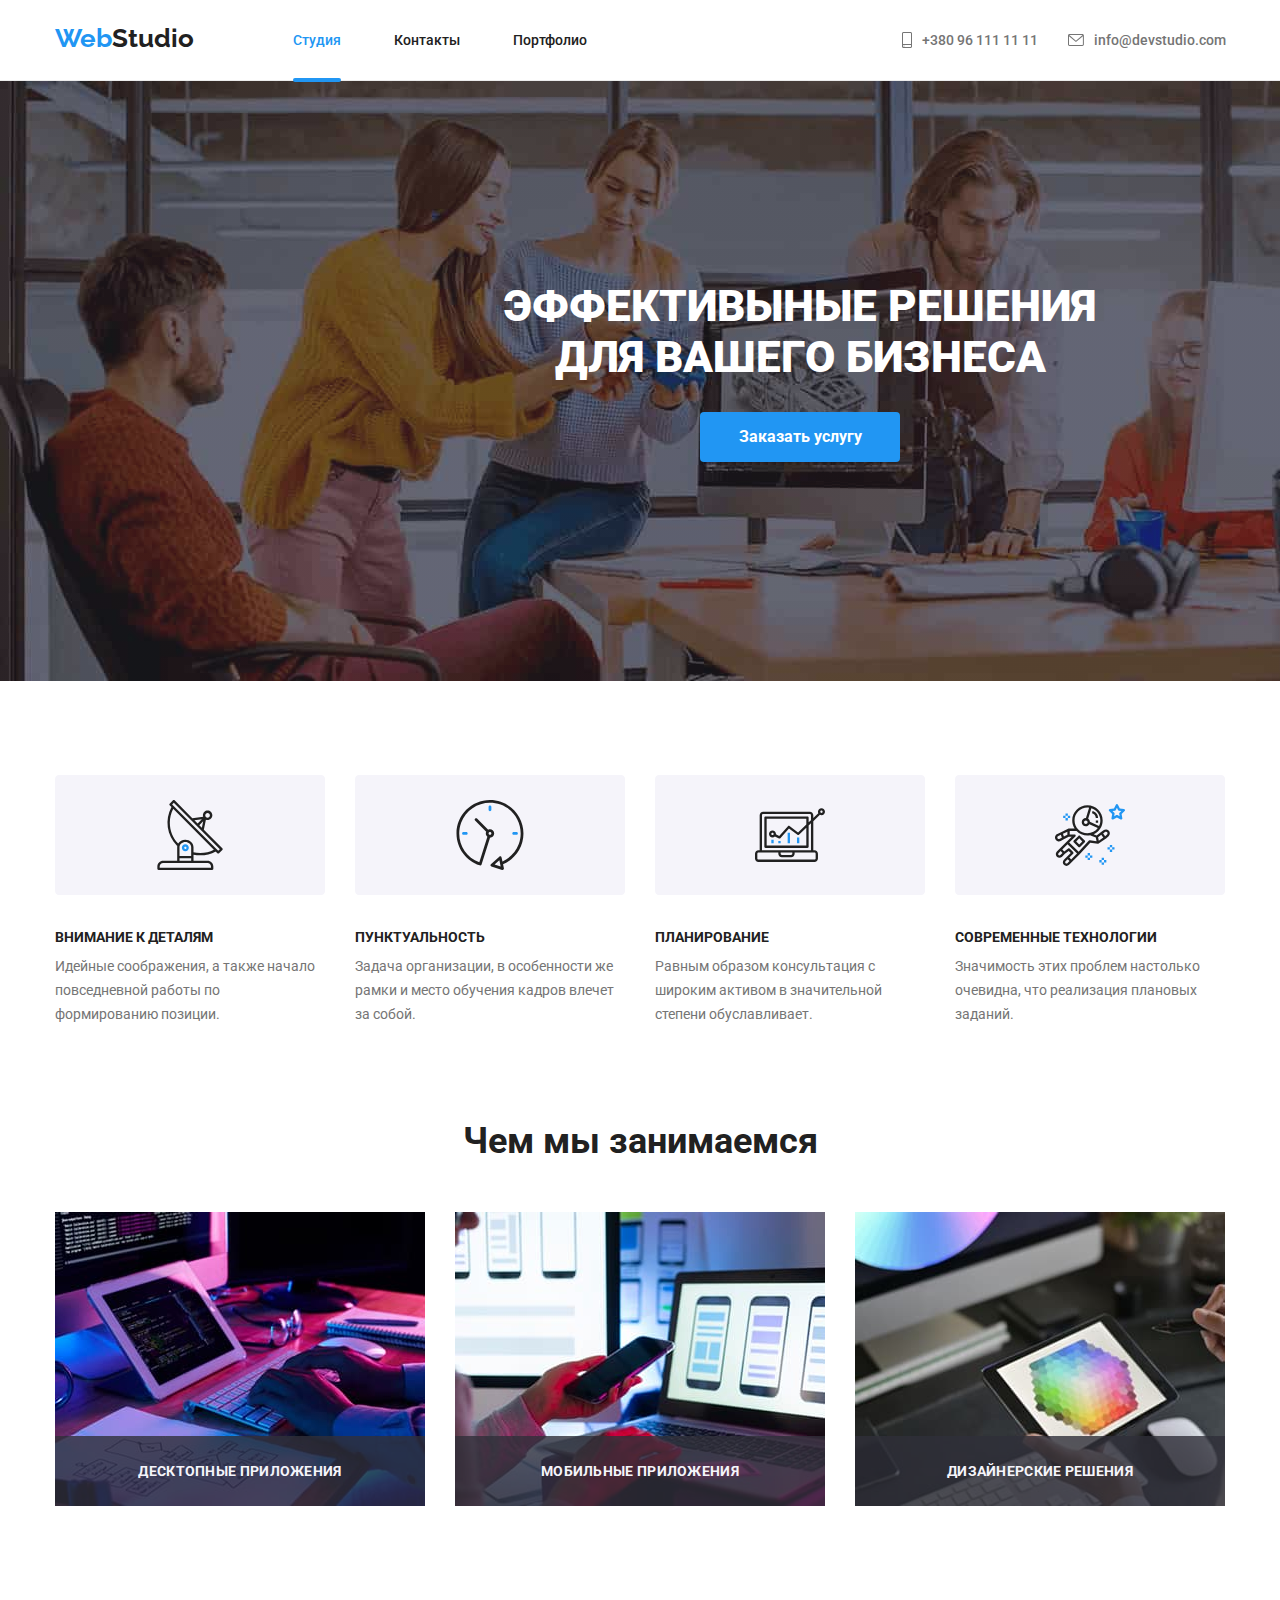
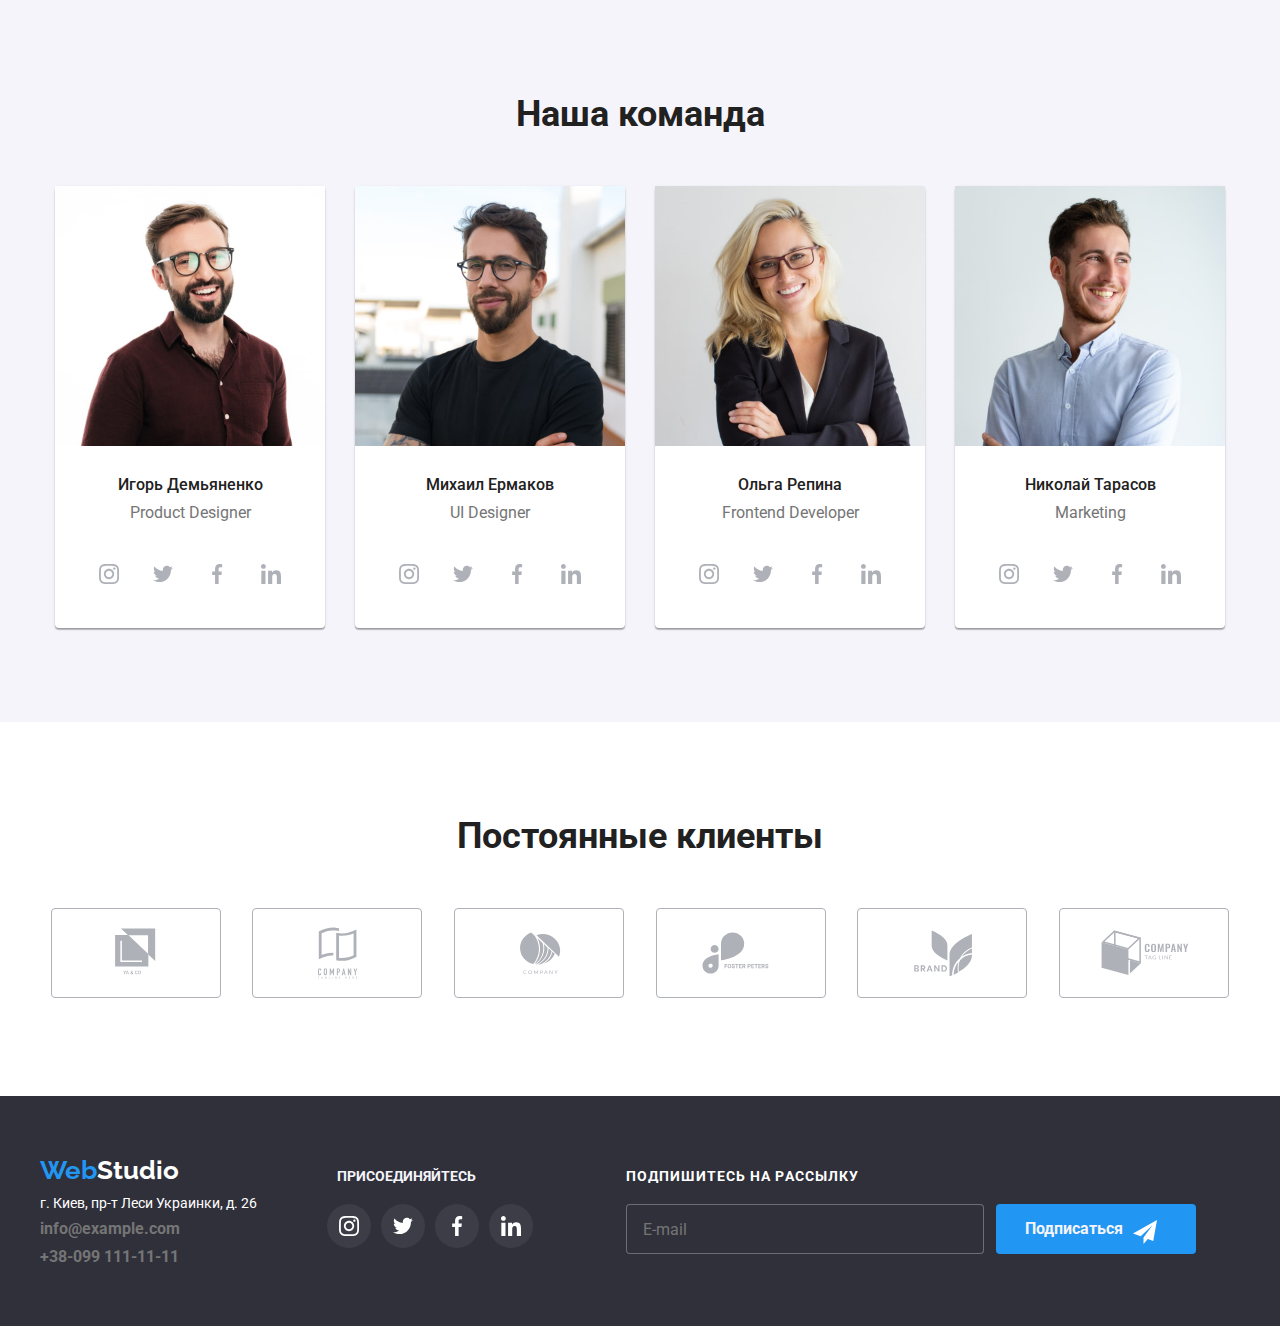
<file: index.html>
<!DOCTYPE html>
<html lang="en">
  <head>
    <meta charset="UTF-8" />
    <meta name="viewport" content="width=device-width, initial-scale=1.0" />
    <title>WebStudio</title>
    <link rel="stylesheet" href="./css/normalize.css" />
    <link rel="stylesheet" href="./css/styles.css" />
    <link rel="preconnect" href="https://fonts.googleapis.com" />
    <link rel="preconnect" href="https://fonts.gstatic.com" crossorigin />
    <link
      href="https://fonts.googleapis.com/css2?family=Roboto:ital,wght@0,100..900;1,100..900&display=swap"
      rel="stylesheet"
    />
    <link rel="preconnect" href="https://fonts.googleapis.com" />
    <link rel="preconnect" href="https://fonts.gstatic.com" crossorigin />
    <link
      href="https://fonts.googleapis.com/css2?family=Raleway:ital,wght@0,100..900;1,100..900&family=Roboto:ital,wght@0,100..900;1,100..900&display=swap"
      rel="stylesheet"
    />
  </head>
<body class="all-body">
  <header class="up-block">
    <section class="conteiner">
      <nav>
        <div class="header">
          <a class="main-logo logo" href="index.html">
            Web<span class="studio-up">Studio</span>
          </a>
          <div class="header-navigation">
            <ul class="navigation-link">
              <li>
                <a class="studio-link studio-link-current" href="index.html" rel="noopener noreferrer">
                  Студия
                </a>
              </li>
              <li >
                <a class="contacts-link" href="/" rel="noopener noreferrer">
                  Контакты
                </a>
              </li>
              <li>
                <a class="portfolio-link" href="portfolio.html"> Портфолио </a></li>
            </ul>
          </div>
          <div class="nav-contacts-box">
            <ul class="navigation-contacts">
              <li>
                <a class="tel-link" href="tel:+3809611111111">
                  <svg class="smartphone">
                    <use href="./images/sprite.svg#icon-smartphone"></use>
                  </svg>
                  <p>+380 96 111 11 11</p>
                </a>
              </li>
              <li class="email">
                <a class="mail" href="mailto:info@devstudio.com">
                  <svg class="envelope">
                    <use href="./images/sprite.svg#icon-envelope"></use>
                  </svg>
                  <p>info@devstudio.com</p>
                </a>
              </li>
            </ul>
          </div>
        </div>
      </nav>
    </section>
  </header>
  <main>
    <section class="hero-block">
      <section class="conteiner">


        <h1 class="page-title">
          Эффективыные решения <br>
          для вашего бизнеса
        </h1>
        <button class="order-button" type="button" data-modal-open>Заказать услугу</button>

      </section>
    </section>


    <section class="our-advantage-text">
      <div class="conteiner">
        <ul class="advantage-box">
          <li class="text-advantage">
            <svg>
              <use href="./images/sprite.svg#icon-teleskop"></use>
            </svg>
            <h3 class="advantage-tittle">внимание к деталям</h3>
            <p>
              Идейные соображения, а также начало повседневной работы по формированию позиции.
            </p>
          </li>
          <li class="text-advantage">
            <svg>
              <use href="./images/sprite.svg#icon-watch"></use>
            </svg>
            <h3 class="advantage-tittle">пунктуальность</h3>
            <p>
              Задача организации, в особенности же рамки и место обучения кадров влечет за собой.
            </p>
          </li>
          <li class="text-advantage">
            <svg>
              <use href="./images/sprite.svg#icon-stonks"></use>
            </svg>
            <h3 class="advantage-tittle">планирование</h3>
            <p>
              Равным образом консультация с широким активом в значительной степени обуславливает.
            </p>
          </li>
          <li class="text-advantage">
            <svg>
              <use href="./images/sprite.svg#icon-astronaut"></use>
            </svg>
            <h3 class="advantage-tittle">современные Технологии</h3>
            <p>
              Значимость этих проблем настолько очевидна, что реализация плановых заданий.
            </p>
          </li>
        </ul>
      </div>
    </section>

    <section class="what-we-do-title">
      <div class="conteiner">
        <h2>Чем мы занимаемся</h2>

        <ul class="what-we-do-img">
          <li class="wwd-tumb">            
              <img src="./images/whatwedo/whatWeDo2.jpg" alt="планшет с палитрой" width="370" />
              <p class="wwd-label">десктопные приложения</p>            
          </li>
          <li class="wwd-tumb">
              <img src="./images/whatwedo/whatWeDo3.jpg" alt="четртeжи и код" width="370" />
              <p class="wwd-label">мобильные приложения</p>
          </li>
          <li class="wwd-tumb">
              <img src="./images/whatwedo/whatWeDo1.jpg" alt="макет программы на смартфонах" width="370" />
              <p class="wwd-label">дизайнерские решения</p>
          </li>
        </ul>
      </div>
    </section>

    <section class="our-team">
      <div class="conteiner">
        <h2 class="our-team-title">Наша команда</h2>
        <ul class="our-team-list">
          <li class="worker-card">
            <img src="./images/worker/worker1.jpg" alt="мужчина в очках с ноутбуком" width="270" height="260" />
            <p class="worker-name">Игорь Демьяненко</p>
            <p class="worker-specialization">Product Designer</p>
            <div>
              <ul class="worker-contacts-link">
                <li>
                  <a class="social-link" href="https://www.instagram.com/">
                    <svg class="social-svg">
                      <use href="./images/sprite.svg#icon-inst">
                      </use>
                    </svg>
                  </a>
                </li>
                <li>
                  <a class="social-link" href="https://x.com/">
                    <svg class="social-svg">
                      <use href="./images/sprite.svg#icon-twitter"></use>
                    </svg>
                  </a>
                </li>
                <li>
                  <a class="social-link" href="https://www.facebook.com/">
                    <svg class="social-svg">
                      <use href="./images/sprite.svg#icon-facebook"></use>
                    </svg>
                  </a>
                </li>
                <li>
                  <a class="social-link" href="https://ru.linkedin.com/">
                    <svg class="social-svg">
                      <use href="./images/sprite.svg#icon-in"></use>
                    </svg>
                  </a>
                </li>
              </ul>
            </div>
          </li>
          <li class="worker-card">
            <img src="./images/worker/worker2.jpg" alt="мужчина в очках" width="270" height="260" />
            <p class="worker-name">Михаил Ермаков</p>
            <p class="worker-specialization">UI Designer</p>
            <div>
              <ul class="worker-contacts-link">
                <li>
                  <a class="social-link" href="https://www.instagram.com/">
                    <svg class="social-svg">
                      <use href="./images/sprite.svg#icon-inst">
                      </use>
                    </svg>
                  </a>
                </li>
                <li>
                  <a class="social-link" href="https://x.com/">
                    <svg class="social-svg">
                      <use href="./images/sprite.svg#icon-twitter"></use>
                    </svg>
                  </a>
                </li>
                <li>
                  <a class="social-link" href="https://www.facebook.com/">
                    <svg class="social-svg">
                      <use href="./images/sprite.svg#icon-facebook"></use>
                    </svg>
                  </a>
                </li>
                <li>
                  <a class="social-link" href="https://ru.linkedin.com/">
                    <svg class="social-svg">
                      <use href="./images/sprite.svg#icon-in"></use>
                    </svg>
                  </a>
                </li>
              </ul>
            </div>
          </li>
          <li class="worker-card">
            <img src="./images/worker/worker3.jpg" alt="женщина в очках" width="270" height="260" />
            <p class="worker-name">Ольга Репина</p>
            <p class="worker-specialization">Frontend Developer</p>
            <div>
              <ul class="worker-contacts-link">
                <li>
                  <a class="social-link" href="https://www.instagram.com/">
                    <svg class="social-svg">
                      <use href="./images/sprite.svg#icon-inst">
                      </use>
                    </svg>
                  </a>
                </li>
                <li>
                  <a class="social-link" href="https://x.com/">
                    <svg class="social-svg">
                      <use href="./images/sprite.svg#icon-twitter"></use>
                    </svg>
                  </a>
                </li>
                <li>
                  <a class="social-link" href="https://www.facebook.com/">
                    <svg class="social-svg">
                      <use href="./images/sprite.svg#icon-facebook"></use>
                    </svg>
                  </a>
                </li>
                <li>
                  <a class="social-link" href="https://ru.linkedin.com/">
                    <svg class="social-svg">
                      <use href="./images/sprite.svg#icon-in"></use>
                    </svg>
                  </a>
                </li>
              </ul>
            </div>
          </li>
          <li class="worker-card">
            <img src="./images/worker/worker4.jpg" alt="мужчина улыбается" width="270" height="260" />
            <p class="worker-name">Николай Тарасов</p>
            <p class="worker-specialization">Marketing</p>
            <div>
              <ul class="worker-contacts-link">
                <li>
                  <a class="social-link" href="https://www.instagram.com/">
                    <svg class="social-svg">
                      <use href="./images/sprite.svg#icon-inst">
                      </use>
                    </svg>
                  </a>
                </li>
                <li>
                  <a class="social-link" href="https://x.com/">
                    <svg class="social-svg">
                      <use href="./images/sprite.svg#icon-twitter"></use>
                    </svg>
                  </a>
                </li>
                <li>
                  <a class="social-link" href="https://www.facebook.com/">
                    <svg class="social-svg">
                      <use href="./images/sprite.svg#icon-facebook"></use>
                    </svg>
                  </a>
                </li>
                <li>
                  <a class="social-link" href="https://ru.linkedin.com/">
                    <svg class="social-svg">
                      <use href="./images/sprite.svg#icon-in"></use>
                    </svg>
                  </a>
                </li>
              </ul>
            </div>
          </li>
        </ul>
      </div>
    </section>

    <section>
      <h2 class="title-our-client">Постоянные клиенты</h2>
      <div class="conteiner">
        <ul class="our-client">
          <li>
            <a class="" href="/">
              <svg class="our-client-svg">
                <use href="./images/sprite.svg#icon-Client-1-1">
                </use>
              </svg>
            </a>
          </li>
          <li> <a class="" href="/">
              <svg class="our-client-svg">
                <use href="./images/sprite.svg#icon-Client-2-1">
                </use>
              </svg>
            </a>
          </li>
          <li> <a class="" href="/">
              <svg class="our-client-svg">
                <use href="./images/sprite.svg#icon-Client-3-1">
                </use>
              </svg>
            </a>
          </li>
          <li> <a href="/">
              <svg class="our-client-svg">
                <use href="./images/sprite.svg#icon-Client-4-1">
                </use>
              </svg>
            </a>
          </li>
          <li> <a href="/">
              <svg class="our-client-svg">
                <use href="./images/sprite.svg#icon-Client-5-1">
                </use>
              </svg>
            </a>
          </li>
          <li> <a href="/">
              <svg class="our-client-svg">
                <use href="./images/sprite.svg#icon-Client-6-1">
                </use>
              </svg>
            </a>
          </li>
        </ul>
      </div>
    </section>
  </main>
  <footer class="down-block">
    <section class="footer-list">
      <div class="conteiner">
        <div class="footer-contacts-block">
          <div class="down-contacts">
            <a class="main-logo-f logo" href="index.html">
              Web<span class="studio-down">Studio</span>
            </a>
            <address class="footer-address">
              г. Киев, пр-т Леси Украинки, д. 26
            </address>
            <a class="footer-contacts" href="mailto:info@example.com">
              info@example.com
            </a>
            <a class="footer-contacts" href="tel:+380991111111">
              +38-099 111-11-11
            </a>
          </div>
          <div class="footer-contacts-link">
            <h3 class="footer-title">Присоединяйтесь</h3>
            <ul class="worker-contacts-link">
              <li>
                <a class="social-link-stydio" href="https://www.instagram.com/">
                  <svg class="social-svg">
                    <use href="./images/sprite.svg#icon-inst">
                    </use>
                  </svg>
                </a>
              </li>
              <li>
                <a class="social-link-stydio" href="https://x.com/">
                  <svg class="social-svg">
                    <use href="./images/sprite.svg#icon-twitter"></use>
                  </svg>
                </a>
              </li>
              <li>
                <a class="social-link-stydio" href="https://www.facebook.com/">
                  <svg class="social-svg">
                    <use href="./images/sprite.svg#icon-facebook"></use>
                  </svg>
                </a>
              </li>
              <li>
                <a class="social-link-stydio" href="https://ru.linkedin.com/">
                  <svg class="social-svg">
                    <use href="./images/sprite.svg#icon-in"></use>
                  </svg>
                </a>
              </li>
            </ul>
          </div>
          <div class="footer-form">
            <p>подпишитесь на рассылку</p>
            <form class="footer-subscribe" >
             <label>
               <input name="E-mail-subscribe" class="footer-subscribe-input" type="text" placeholder="E-mail">
             </label>
              <button class="button-subscribe" type="submit">
                <p class="subscribe-text-button">Подписаться</p>
                <svg class="send-svg">
                    <use href="./images/sprite.svg#icon-send"></use>
                  </svg>
              </button>
            </form>

          </div>
        </div>
      </div>
    </section>
  </footer>


  <div class="background-modal is-hidden" data-modal>
    <div class="window-modal">
      <div class="close-modal" data-modal-close>
        <svg class="close-svg">
          <use href="./svg/close.svg"></use>
        </svg>
      </div>
  
  
      <form class="order-form">
        <fieldset class="order-form-group">
          <legend class="order-form-title">Оставьте свои данные, мы вам перезвоним</legend>

          <label class="name-form-label label">
            <p class="label-text">Имя</p>
            <input name="username" class="name-input input" type="text" name="username" autofocus/>
            <svg class="icon-input">
              <use href="./images/sprite.svg#icon-person-black" ></use>
            </svg>
          </label>

          <label class="tel-form-label label">
            <p class="label-text">Телефон</p>
            <input name="tel" class="tel-input input" type="tel" name="tel" />
            <svg class="icon-input">
              <use href="./images/sprite.svg#icon-phone-black" ></use>
            </svg>
          </label>

          <label  class="email-form-label label">
             <p class="label-text">Почта</p>
            <input name="mail" class="email-input input" type="email" name="email" />
            <svg class="icon-input">
              <use href="./images/sprite.svg#icon-email-black" ></use>
            </svg>
          </label>

          <label  class="comment-label">
             <p class="label-text">Комментарий</p>
            <textarea class="comment-textarea" name="comment" rows="10" placeholder="Введите текст"></textarea>
          </label>

          <label class="check-box-label">
            <p class="check-box-text">Соглашаюсь с рассылкой и принимаю<a class="agreement" href="">Условия договора</a>
              </p>
            <input name="agreement-checkbox" class="check-box-input" type="checkbox">
            <span class="check-box-castom"></span>
          </label>
          <button class="send-button" type="submit"> Отправить</button>
          </fieldset>
          
    </div>
  </div>
  <script src="./js/modal.js"></script>
  </body>

</html>
</file>
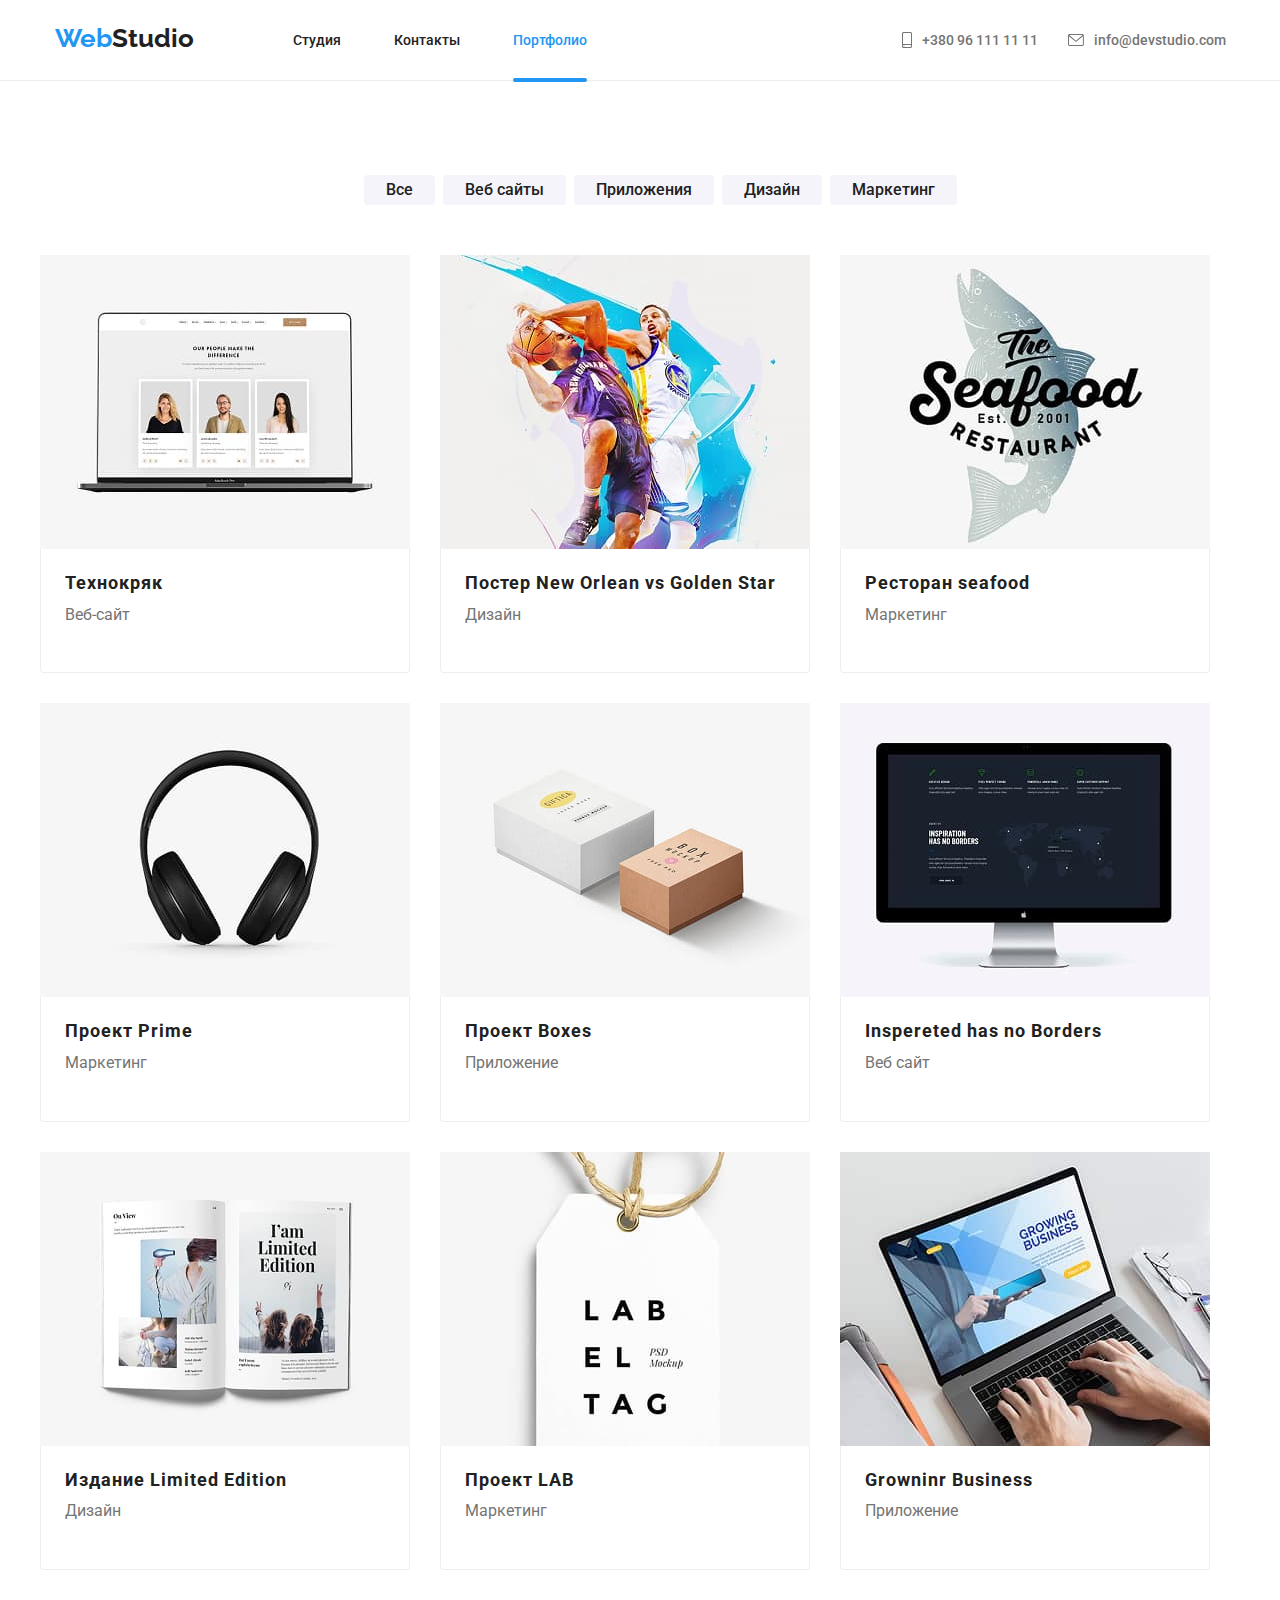
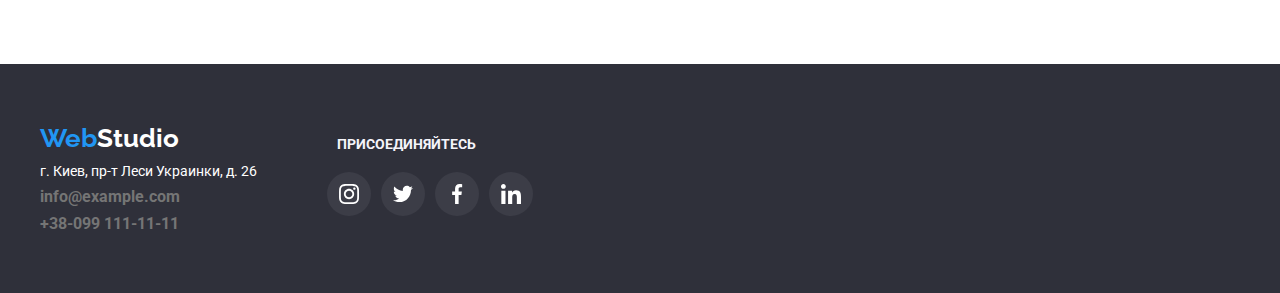
<file: portfolio.html>
<!DOCTYPE html>
<html lang="en">
  <head>
    <meta charset="UTF-8" />
    <meta name="viewport" content="width=device-width, initial-scale=1.0" />
    <title>Portfolio</title>
    <link rel="stylesheet" href="./css/normalize.css" />
    <link rel="stylesheet" href="./css/styles.css" />
    <link rel="preconnect" href="https://fonts.googleapis.com" />
    <link rel="preconnect" href="https://fonts.gstatic.com" crossorigin />
    <link
      href="https://fonts.googleapis.com/css2?family=Roboto:ital,wght@0,100..900;1,100..900&display=swap"
      rel="stylesheet"
    />
    <link rel="preconnect" href="https://fonts.googleapis.com" />
    <link rel="preconnect" href="https://fonts.gstatic.com" crossorigin />
    <link
      href="https://fonts.googleapis.com/css2?family=Raleway:ital,wght@0,100..900;1,100..900&family=Roboto:ital,wght@0,100..900;1,100..900&display=swap"
      rel="stylesheet"
    />
  </head>
<body class="all-body">
  <header class="up-block">
    <section class="conteiner">
      <nav>
        <div class="header">
          <a class="main-logo logo" href="index.html">
            Web<span class="studio-up">Studio</span>
          </a>
          <div class="header-navigation">
            <ul class="navigation-link">
              <li>
                <a class="studio-link studio-link-c" href="index.html" rel="noopener noreferrer">
                  Студия
                </a>
              </li>
              <li >
                <a class="contacts-link" href="/" rel="noopener noreferrer">
                  Контакты
                </a>
              </li>
              <li>
                <a class="portfolio-link portfolio-link-current" href="portfolio.html"> Портфолио </a></li>
            </ul>
          </div>
          <div class="nav-contacts-box">
            <ul class="navigation-contacts">
              <li>
                <a class="tel-link" href="tel:+3809611111111">
                  <svg class="smartphone">
                    <use href="./images/sprite.svg#icon-smartphone"></use>
                  </svg>
                  <p>+380 96 111 11 11</p>
                </a>
              </li>
              <li class="email">
                <a class="mail" href="mailto:info@devstudio.com">
                  <svg class="envelope">
                    <use href="./images/sprite.svg#icon-envelope"></use>
                  </svg>
                  <p>info@devstudio.com</p>
                </a>
              </li>
            </ul>
          </div>
        </div>
      </nav>
    </section>
  </header>
  <main>
    <section class="portfolio-img-box">
      <div class="conteiner">
        <ul class="filter-button-list">
          <li><button class="filter-button" type="button">Все</button></li>
          <li><button class="filter-button" type="button">Веб сайты</button></li>
          <li><button class="filter-button" type="button">Приложения</button></li>
          <li><button class="filter-button" type="button">Дизайн</button></li>
          <li><button class="filter-button" type="button">Маркетинг</button></li>
        </ul>
        <ul class="our-project-list">
          <li class="project-card">
            <div class="portfolio-overley-tumb">
              <img class="portfolio-img" src="./images/portfolio/tehnocr.jpg" alt="ноутбук" width="370" height="294" />
              <p class="portfolio-overley">Технокряк это современная площадка распространения коронавируса. Компании
                используют эту платформу для цифрового шпионажа и атак на защищённые сервера конкурентов.</p>
            </div>
            <div class="project-list-text">
              <p class="project-name">Технокряк</p>
              <p class="project-specialization">Веб-сайт</p>
            </div>
          </li>

          <li class="project-card">
            <div class="portfolio-overley-tumb">
            <img class="portfolio-img" src="./images/portfolio/poster.jpg" alt="два баскетболиста" width="370"
              height="294" />
               <p class="portfolio-overley">Технокряк это современная площадка распространения коронавируса. Компании
                используют эту платформу для цифрового шпионажа и атак на защищённые сервера конкурентов.</p>
            </div>
            <div class="project-list-text">
              <p class="project-name">Постер New Orlean vs Golden Star</p>
              <p class="project-specialization">Дизайн</p>
            </div>
          </li>
          <li class="project-card">
            <div class="portfolio-overley-tumb">
            <img class="portfolio-img" src="./images/portfolio/seafood.jpg" alt="рыба в тексте" width="370"
              height="294" />
               <p class="portfolio-overley">Технокряк это современная площадка распространения коронавируса. Компании
                используют эту платформу для цифрового шпионажа и атак на защищённые сервера конкурентов.</p>
            </div>
            <div class="project-list-text">
              <p class="project-name">Ресторан seafood</p>
              <p class="project-specialization">Маркетинг</p>
            </div>
          </li>
          <li class="project-card">
            <div class="portfolio-overley-tumb">
            <img class="portfolio-img" src="./images/portfolio/prime.jpg" alt="наушники" width="370" height="294" />
             <p class="portfolio-overley">Технокряк это современная площадка распространения коронавируса. Компании
                используют эту платформу для цифрового шпионажа и атак на защищённые сервера конкурентов.</p>
            </div>
            <div class="project-list-text">
              <p class="project-name">Проект Prime</p>
              <p class="project-specialization">Маркетинг</p>
            </div>
          </li>

          <li class="project-card">
            <div class="portfolio-overley-tumb">
            <img class="portfolio-img" src="./images/portfolio/boxes.jpg" alt="коробки" width="370" height="294" />
             <p class="portfolio-overley">Технокряк это современная площадка распространения коронавируса. Компании
                используют эту платформу для цифрового шпионажа и атак на защищённые сервера конкурентов.</p>
            </div>
            <div class="project-list-text">
              <p class="project-name">Проект Boxes</p>
              <p class="project-specialization">Приложение</p>
            </div>
          </li>
          <li class="project-card">
            <div class="portfolio-overley-tumb">
            <img class="portfolio-img" src="./images/portfolio/no-borders.jpg" alt="монитор" width="370" height="294" />
             <p class="portfolio-overley">Технокряк это современная площадка распространения коронавируса. Компании
                используют эту платформу для цифрового шпионажа и атак на защищённые сервера конкурентов.</p>
            </div>
            <div class="project-list-text">
              <p class="project-name">Inspereted has no Borders</p>
              <p class="project-specialization">Веб сайт</p>
            </div>
          </li>
          <li class="project-card">
            <div class="portfolio-overley-tumb">
            <img class="portfolio-img" src="./images/portfolio/limited-edition.jpg" alt="журнал" width="370"
              height="294" />
               <p class="portfolio-overley">Технокряк это современная площадка распространения коронавируса. Компании
                используют эту платформу для цифрового шпионажа и атак на защищённые сервера конкурентов.</p>
            </div>
            <div class="project-list-text">
              <p class="project-name">Издание Limited Edition</p>
              <p class="project-specialization">Дизайн</p>
            </div>
          </li>
          <li class="project-card">
            <div class="portfolio-overley-tumb">
            <img class="portfolio-img" src="./images/portfolio/tag.jpg" alt="бирка" width="370" height="294" />
             <p class="portfolio-overley">Технокряк это современная площадка распространения коронавируса. Компании
                используют эту платформу для цифрового шпионажа и атак на защищённые сервера конкурентов.</p>
            </div>
            <div class="project-list-text">
              <p class="project-name">Проект LAB</p>
              <p class="project-specialization">Маркетинг</p>
            </div>
          </li>
          <li class="project-card">
            <div class="portfolio-overley-tumb">
            <img class="portfolio-img" src="./images/portfolio/growning-business.jpg" alt="ноутбук с человеком"
              width="370" height="294" />
               <p class="portfolio-overley">Технокряк это современная площадка распространения коронавируса. Компании
                используют эту платформу для цифрового шпионажа и атак на защищённые сервера конкурентов.</p>
            </div>
            <div class="project-list-text">
              <p class="project-name">Growninr Business</p>
              <p class="project-specialization">Приложение</p>
            </div>
          </li>
        </ul>
      </div>
    </section>
  </main>

  <footer class="down-block">
    <section class="footer-list">
      <div class="conteiner">
        <div class="footer-contacts-block">
          <div class="down-contacts">
            <a class="main-logo-f logo" href="index.html">
              Web<span class="studio-down">Studio</span>
            </a>
            <address class="footer-address">
              г. Киев, пр-т Леси Украинки, д. 26
            </address>
            <a class="footer-contacts" href="mailto:info@example.com">
              info@example.com
            </a>
            <a class="footer-contacts" href="tel:+380991111111">
              +38-099 111-11-11
            </a>
          </div>
          <div class="footer-contacts-link">
            <h3 class="footer-title">Присоединяйтесь</h3>
            <ul class="worker-contacts-link">
              <li>
                <a class="social-link-stydio" href="https://www.instagram.com/">
                  <svg class="social-svg">
                    <use href="./images/sprite.svg#icon-inst">
                    </use>
                  </svg>
                </a>
              </li>
              <li>
                <a class="social-link-stydio" href="https://x.com/">
                  <svg class="social-svg">
                    <use href="./images/sprite.svg#icon-twitter"></use>
                  </svg>
                </a>
              </li>
              <li>
                <a class="social-link-stydio" href="https://www.facebook.com/">
                  <svg class="social-svg">
                    <use href="./images/sprite.svg#icon-facebook"></use>
                  </svg>
                </a>
              </li>
              <li>
                <a class="social-link-stydio" href="https://ru.linkedin.com/">
                  <svg class="social-svg">
                    <use href="./images/sprite.svg#icon-in"></use>
                  </svg>
                </a>
              </li>
            </ul>
          </div>
        </div>
      </div>
    </section>
  </footer>
</body>

</html>
</file>
<file: css/styles.css>
/* сброс стилей */
*,
*::before,
*::after {
  box-sizing: border-box;
}

body,
h1,
h2,
h3,
h4,
p,
ul[class],
ol[class],
li,
figure,
figcaption,
blockquote,
dl,
dd {
  margin: 0;
}

ul[class],
ol[class] {
  list-style: none;
}



/* root  */
:root {
  --brand-color: #2196f3;
  --brand-black: #212121;
  --brand-grey: #757575;
  --main-font-weight: 700;
  --dark-background: #2f303a;
}

.up-block {
  border-bottom-width: 1px;
  border-bottom-color:rgba(236, 236, 236, 1);
  border-bottom-style: solid;

}

.conteiner {
  width: 1200px;
  margin: 0 auto;
  
}

/* задаем шрифт , цвет и размер всему тексту */
.all-body {
  position: relative;
  font-family: Roboto, Arial, Helvetica, sans-serif;
  font-weight: var(--main-font-weight);
  color: var(--brand-black);
}

.all-body ul {
  list-style-type: none;
}

/* убираем декорацию при посещении */
.all-body a:visited {
  text-decoration: none;
  color: none;
}

/* убираем декорацию для всех ссылок */
.all-body a {
  text-decoration: none;
}

/* Задаём размер заголовка "чем мы занимаемся" */
.all-body h2 {
  font-size: 36px;
  text-align: center;
}

/* задаем размер заголовков "наши приемущества"  */
.all-body h3 {
  font-size: 14px;
}

/* Логотип  */
/* задает логотипу шрифт и размер */
.main-logo {
    width: 160px;
  padding-left: 15px;
  margin-top: 24px;
  margin-right: 93px;
  margin-bottom: 25px;
  font-family: Raleway, Arial, Helvetica, sans-serif;
  font-weight: var(--main-font-weight);
  font-size: 26px;
  color: var(--brand-color);
}


.main-logo-f {
  font-family: Raleway, Arial, Helvetica, sans-serif;
  font-weight: var(--main-font-weight);
  font-size: 26px;
  color: var(--brand-color);
}
/* Цвет "WEB" */
.logo {
  color: #2196f3;
}
/* цвет "STUDIO" вверху */
.studio-up {
  color: var(--brand-black);
}

/* цвет "STUDIO" внизу */
.studio-down {
  color: white;
}

/* Стили header */

/* задаёт стиль текста в навигации */
.header {
   display: flex;
  height: 80px;
  font-size: 14px;
  font-weight: 500;
  color: var(--brand-black);
}

.portfolio-link:hover,
.portfolio-link:focus {
  color: var(--brand-color);
  transition: color 250ms cubic-bezier(0.4, 0, 0.2, 1);
}

.contacts-link:hover ,
.contacts-link:focus {
  color: var(--brand-color);
  transition: color 250ms cubic-bezier(0.4, 0, 0.2, 1);
}

.studio-link:focus,
.studio-link:hover {
  color: var(--brand-color);
  transition: color 250ms cubic-bezier(0.4, 0, 0.2, 1);
}

.portfolio-link,
.studio-link {
  position: relative;
}



.portfolio-link-current,
.studio-link-current {
  color: var(--brand-color) !important;
}

.portfolio-link-current::after,
.studio-link-current::after {
  position: absolute;
  content: "";
  display: block;
  left: 0%;
  top: 46px;
  width: 100%;
  height: 4px;
  border-radius: 2px;
  background-color: var(--brand-color);
  

}



.header-navigation {
  margin-top: 32px;
  margin-bottom: 32px;
}

.nav-contacts-box {
  display:flex;
 
}

.navigation-contacts {
  display: flex;
  padding: 0%;
 
}

.navigation-contacts a {
  color: var(--brand-grey);
  text-decoration: none;
}


.nav-contacts-box {
  margin-top: 22px;
  margin-bottom: 22px;
  margin-left: 305px;
}

.tel-link{
  display:flex;
  align-items: center;
  padding: 10px 0px 10px 10px;
}



.smartphone {
  fill: var(--brand-grey);
  height: 16px;
  width: 10px;
  margin-right: 10px;
}

.tel-link:hover ,
.tel-link:focus {
    color: var(--brand-color);
  transition: color 250ms cubic-bezier(0.4, 0, 0.2, 1);
}

.tel-link:hover .smartphone ,
.tel-link:focus .smartphone {
  fill: var(--brand-color);
  transition: fill 250ms cubic-bezier(0.4, 0, 0.2, 1);
}







.mail {
  display: flex;
  align-items: center;
  padding: 10px 10px 10px 0px;
}



.mail:hover ,
.mail:focus {
  color: var(--brand-color);
  transition: color 250ms cubic-bezier(0.4, 0, 0.2, 1);
}
.mail:hover .envelope ,
.mail:focus .envelope {
  fill: var(--brand-color);
  transition:  fill 250ms cubic-bezier(0.4, 0, 0.2, 1);
}


.envelope {
  fill: var(--brand-grey);
 width: 16px;
 height: 12px;
 margin-left: 30px;
 margin-right: 10px;
 }



.advantage-box svg {
  width: 270px;
  height: 120px;
  margin-bottom: 30px;
}





/* Стиль ссылок  в навигации ПЕРЕНЕСТИ */
.navigation-link a {
  color: var(--brand-black);
  text-decoration: none;
}

.navigation-link {
  display: flex;
 width: 294px;
 justify-content: space-between;
 padding: 0px;
}




/* блок героя */
.hero-block {
  background-image:
   linear-gradient(to bottom, rgba(47, 48, 58, 0.4)),
   url(../images/img-background.jpg);
  background-color: var(--dark-background);
  height: 600px;
  width: 1600px;
  margin: 0% auto;
  background-position: center;
 
}

/*  стиль кнопки "заказать услугу" */
.order-button {
  background-color: var(--brand-color);
  width: 200px;
  height: 50px;
  border-radius: 4px;
  font-size: 16px;
  font-weight: 700;
  color: white;
  cursor: pointer;
  margin-left: 500px;
  margin-top: 30px;
  border: 0;
}

/* Титульный текст */
.page-title {
  text-align: center;
  font-size: 44px;
  font-weight: 900;
  text-transform: uppercase;
  padding-top: 200px;
  color: white;
}

.advantage-tittle {
  text-transform: uppercase;
  padding-bottom: 10px;
  font-weight: 700;
}

.advantage-box li {
  width: 270px;

}

.our-advantage-text  {
  margin-top: 94px;
}

.text-advantage p {
  font-weight: 400 ;

}

.advantage-box {
  display: flex;
  gap: 30px;
  text-align: left;
  align-items: baseline;
  padding-left: 15px;
  padding-right: 15px;
  padding-bottom: 0%;

}


/* стиль основного  текста и секиции "чем мы занимаемся"   */
.our-advantage-text p {
  font-size: 14px;
  font-weight: 400;
  color: #757575;
  line-height: 1.7 ;
}

.what-we-do-title {
margin-top: 94px;
margin-bottom: 94px;
}

.what-we-do-img {
  display: flex;
  gap: 30px;
  padding-top: 50px;
  padding-left: 15px;
}


/* Чем мы занимаемся ТУМБЫ */

.wwd-tumb>img {
  display: block;
}

.wwd-tumb {
  display: flex;
  position: relative;
  overflow: hidden;
  justify-content: center;
}

.wwd-label {
  position: absolute;
  width: 370px;
  height: 70px;
  padding-top: 27px;
  bottom: 0px;
  background-color: rgba(47, 48, 58, 0.8);
  font-size: 14px;
  font-weight: 700;
  letter-spacing: 0.3px;
  color: #f5f4fa;
  text-transform: uppercase;
  text-align: center;
  
}


/* Фон секции "наша команда" */
.our-team {
  background-color: #f5f4fa;
}

/* размер текста "наша команда" */
.our-team-title {
  font-size: 36px;
  padding-top: 94px;
  padding-bottom: 50px;
}



/* Задаёт стиль именам людей и именам проектов */
.worker-name  {
  font-size: 16px;
  font-weight: 500;
}

.project-name {
  font-size: 18px;
  font-weight: 700;
  letter-spacing: 1px;
}

/* задаёт стиль специализациям работников и специализациям проектов  */
.worker-specialization,
.project-specialization {
  font-size: 16px;
  font-weight: 400;
  color: var(--brand-grey);
}

.our-team-list {
  display: flex;
  padding-left: 15px;
  padding-right: 15px;
  padding-bottom: 94px;
  gap: 30px;
  
}



.worker-card{
  background-color: white;
  display: flex;
  flex-direction: column;
  align-items: center;
  border-radius: 4px;
  box-shadow:
   0px 1px 3px 0px rgb(0, 0, 0 , 0.12),
   0px 1px 1px 0px rgb(0, 0, 0 , 0.14),
   0px 2px 1px 0px rgb(0, 0, 0 , 0.20);

}






.worker-name {
  padding-top: 30px;
  padding-bottom: 10px;
} 


.worker-specialization {
  margin-bottom: 30px;
}

.project-specialization {
  padding-top: 12px;
  padding-bottom: 24px;
}


.worker-contacts-link {
  display: flex;
  justify-content: space-around;
  gap: 10px;
  padding: 0%;
  padding-bottom: 32px;
  

}

.social-svg {
  height: 44px;
  width: 44px;
}



.social-link {
  display: flex;
  align-items: center;
  justify-content: center;
  border-radius: 50%;
  fill:rgba(175, 177, 184, 1);
}

.social-link:hover,
 .social-link:focus {
background-color: var(--brand-color);
transition: background-color 250ms cubic-bezier(0.4, 0, 0.2, 1);
}

.social-link:hover .social-svg,
.social-link:focus .social-svg {
fill: #f5f4fa;
transition: fill 250ms cubic-bezier(0.4, 0, 0.2, 1);
}

.title-our-client{
  margin-top: 94px;
  margin-bottom: 50px;
}


.our-client {
  display: flex;
  padding: 0%;
  justify-content: space-around;
  gap: 10px;
  padding-bottom: 94px;
}



.our-client-svg {
  height: 90px;
  width: 170px;
  fill:rgba(175, 177, 184, 1);;
  border: 20px 63px ;
  border-style: solid;
  border-width: 1px;
  border-color: rgba(175, 177, 184, 1);
  border-radius: 4px;
  
}


.our-client-svg:hover,
.our-client-svg:focus {
  border-color: var(--brand-color);
  fill: #2196f3;
  transition: fill 250ms cubic-bezier(0.4, 0, 0.2, 1), border-color 2500ms cubic-bezier(0.4, 0, 0.2, 1);
}





/* задаёт стиль адресу в футере */

.down-contacts {
  display: flex;
  flex-direction: column;
  margin-top: 60px;
  gap: 9px;
  padding-bottom: 60px;

}

.footer-address {
  font-size: 14px;
  font-weight: 400;
  font-style: normal;
  color: white;
}



/* задаёт стиль контактам в футере */

.down-block {
  background-color: var(--dark-background);
  
}

.footer-contacts {
  text-decoration: none;
  color: var(--brand-grey);
}

.footer-contacts:hover ,
.footer-contacts:focus {
  color: var(--brand-color);
  transition: color 250ms cubic-bezier(0.4, 0, 0.2, 1);
}



.footer-contacts-block {
  display: flex;
}

.footer-contacts-link {
  margin-left: 70px;
  margin-top: 72px;
}

.footer-title {
  font-weight: 700;
  color: #f5f4fa;
  text-transform: uppercase;
  padding-left: 10px;
  padding-bottom: 20px;
}


.social-link-stydio {
  display: flex;
  align-items: center;
  justify-content: center;
  border-radius: 50%;
  background-color: rgba(175,	177 ,	184, 0.1);
  fill: white;
}

.social-link-stydio:hover,
.social-link-stydio:focus {
  background-color: var(--brand-color);
  transition: background-color 250ms cubic-bezier(0.4, 0, 0.2, 1);
  
}






/* стили партфолио */


.filter-button {
  font-family: Roboto, Arial, Helvetica, sans-serif;
  background-color: white;
  font-size: 16px;
  font-weight: 500;
  color: var(--brand-black);
  background-color: rgba(245, 244, 250, 1);
  border-radius: 4px;
  border-width: 0px;
  cursor: pointer;
}

.filter-button:hover ,
.filter-button:focus {
  color: white;
  background-color: var(--brand-color);
  box-shadow:
  0px 2px 2px 0px rgb(0, 0, 0 , 0.12),
   0px 1px 2px 0px rgb(0, 0, 0 , 0.08),
   0px 3px 1px 0px rgb(0, 0, 0 , 0.10);
   transition:
    color 250ms cubic-bezier(0.4, 0, 0.2, 1),
    background-color 250ms cubic-bezier(0.4, 0, 0.2, 1),
    box-shadow 250ms cubic-bezier(0.4, 0, 0.2, 1);

  }



.portfolio-img-box {
  margin-top: 94px;
  padding-bottom: 94px;
}

 /* Портфолио ОВЕРЛЕЙ */

.portfolio-img {
  display: block;
}

.portfolio-overley-tumb {
    position: relative;
    overflow: hidden;
}

.portfolio-overley {
  position: absolute;
  width: 100%;
  height: 100%;
  padding: 63px 24px ;
  background-color: rgba(33, 150, 243, 0.9);
  bottom: 0px;
  font-size: 18px;
  font-weight: 400;
  text-align: left;
  line-height: 28px;
  letter-spacing: 0.3px;
  color: #f5f4fa;

  transform: translateY(100%);
  transition: transform 250ms cubic-bezier(0.4, 0, 0.2, 1);
  
}

.project-card:hover .portfolio-overley {
  transform: translateY(0) ;
  
}





.project-card:hover,
.project-card:focus {
box-shadow:
1px 4px 6px 0px rgb(0, 0, 0 , 0.16),
   0px 4px 4px 0px rgb(0, 0, 0 , 0.06),
   0px 1px 1px 0px rgb(0, 0, 0 , 0.12);
transition: box-shadow 250ms cubic-bezier(0.4, 0, 0.2, 1);    


}





.filter-button-list {
  display: flex;
  margin-bottom: 50px;
  justify-content: center;
  gap: 8px;
  padding-bottom: 50px;
}

.filter-button {
  padding: 6px 22px 6px 22px;
}


.our-project-list {
  display: flex;
  flex-wrap: wrap;
  padding-left: 0%;
  gap: 30px;
  

}

.project-list-text {
  padding-left: 24px;
  padding-top: 24px;

  border-left-style: solid;
  border-left-color: rgba(238, 238, 238, 1);
  border-left-width: 1px;

  border-right-style: solid;
  border-right-color: rgba(238, 238, 238, 1);
  border-right-width: 1px;

  border-bottom-style: solid;
  border-bottom-color: rgba(238, 238, 238, 1);
  border-bottom-width: 1.6px;
  border-bottom-left-radius: 4px;
  border-bottom-right-radius: 4px;

  padding-bottom: 24px;

}



/* Модальное окно */

.background-modal {
  position: fixed;
  top: 0;
  left: 0;
  background: rgba(0, 0, 0, 0.2);
  width: 100%;
  height: 100%;
  opacity: 1;
  z-index: 2;
  transition: opacity 1000ms cubic-bezier(0.4, 0, 0.2, 1);

}


.is-hidden {
  visibility: hidden;
  opacity: 0;
  pointer-events: none;
}

.window-modal {
  position: absolute;
  top: 50%;
  left: 50%;
  transform: translate(-50%, -50%);

  width: 528px;
  height: 581px;
  background-color: rgba(255, 255, 255, 1);
  z-index: 3;
  transition: opacity 500ms cubic-bezier(0.4, 0, 0.2, 1);
}


.close-modal {
  top:8px;
  left: 25px;
  z-index: 4;
  cursor: pointer;
 
}

.close-svg {
  fill:var(--brand-black);
  position: absolute;
  left: 490px;
  top:8px;
  width: 11px;
  height: 11px;
  padding-left: 10px;
  width: 30px;
  height: 30px;
   border: 1px;
   padding-top: 9px;
   padding-left: 9px;
  border-style:solid ;
  border-radius: 14px;
  border-color: rgba(0, 0, 0, 0.1);
  transition: fill 250ms cubic-bezier(0.4, 0, 0.2, 1);
}

.close-svg:hover,
.close-svg:focus {
fill: var(--brand-color);
}



/* Форма ЗАКАЗАТЬ УСЛУГУ */

.order-form {
  display: flex;
  width: 100%;
  height: 100%;
    }


.order-form-group{
  display: flex;
  flex-direction: column;
  border: 0;
  padding-left: 41px;
  padding-right: 39px;
}




.order-form-title {
font-family: Roboto, Arial, Helvetica, sans-serif;
font-size: 20px;
text-align: center;
padding-top: 40px;
}

.comment-label,
.name-form-label,
.tel-form-label,
.email-form-label{
 
  font-weight: 400;
  font-size: 12px;
  color:rgba(117, 117, 117, 1) ;
}


.label-text{
  padding-bottom: 4px;
}

.input-user-data {
  font-size: 16px;
  height: 40px;
  width: 448px;
  border-style: solid;
  border-width: 1px;
  border-radius: 4px;
  border-color :rgba(117, 117, 117, 1); 
  cursor: pointer;
  text-indent: 39px;
  transition: border-color 250ms cubic-bezier(0.4, 0, 0.2, 1);
}



.icon-input {
  fill: var(--brand-black);
  position: absolute;
  top: 39px;
  left: 15px;                                   
  width: 18px;
  height: 18px;
  transition: fill 250ms cubic-bezier(0.4, 0, 0.2, 1);
}


.name-form-label{
  position: relative;
  display: flex;
  flex-direction: column;
  padding-top: 12px;
}




  .input-user-data:focus {
  border-style: solid;
  border-width: 1px;
  border-color: var(--brand-color);
  outline: none;
    
}

.tel-form-label{
  position: relative;
  display: flex;
  flex-direction: column;
  padding-top: 10px;
}




.email-form-label{
  position: relative;
  display: flex;
  flex-direction: column;
  padding-top: 10px;
}




.comment-label {
  display: flex;
  flex-direction: column; 
  padding-top: 10px; 
  }



  
  .comment-textarea {
    height: 120px;
    resize: none;
    padding: 16px 12px;
    border-radius: 4px;
    transition: border-color 250ms cubic-bezier(0.4, 0, 0.2, 1);

  }

   
  .comment-textarea:focus {
  border-style: solid;
  border-width: 1px;
  outline: none;
   }

 .comment-label:hover > .comment-textarea,
 .comment-label:focus-within > .comment-textarea {
  border-color: var(--brand-color);
 }


.label:hover > .icon-input,
.label:focus-within > .icon-input{
  fill:var(--brand-color);
}

.label:hover > input,
.label:focus-within > input{
  border-color: var(--brand-color);
}


/* Чекбокс */

.check-box-label {
  margin-top: 20px;
  margin-left: 12px;
}


.check-box-text {
  position: absolute;
  padding-left: 24.38px;
  font-weight: 400;
  font-size: 14px;
  color: var(--brand-grey);
}

.check-box-input{
  position: absolute;
  -webkit-appearance: none;
  width: 0px;
  height: 0px;
  }

  .check-box-input:focus + .check-box-castom,
  .check-box-input:hover + .check-box-castom,
  .check-box-input:checked + .check-box-castom  {
  border-color: var(--brand-color);
  
  }

.check-box-castom {
  position: absolute;
  width: 15px;
  height: 15px;
  border: 2px solid var(--brand-black);
  border-radius: 2px;
  transition: border-color 250ms cubic-bezier(0.4, 0, 0.2, 1);
 outline: none;
}


.check-box-input:checked + .check-box-castom {
  background-image: url(../images/icon-checked.svg);
  background-position: center;
  border: none;
  transition: background-image 250ms cubic-bezier(0.4, 0, 0.2, 1);
}


.agreement {
  padding-left: 4px;
  color: var(--brand-color);
  line-height: 2px;
  text-decoration: underline var(--brand-color) !important;

}

.send-button {
 margin-top: 30px;
 margin-left:124px;
 width: 200px;
 height: 50px;
 border: 0;
 border-radius: 4px;
 background-color: var(--brand-color);
 color: #f5f4fa;
 font-size: 16px;
 font-weight: 700;
 letter-spacing: 0.06em;
 cursor: pointer;
 box-shadow: 
   0px 4px 4px 0px rgba(0, 0, 0, 0.15);
  }

  /* футер форма */

  .footer-form {
  margin-top: 72px; 
  margin-left: 93px;
  color: white;
  }

  .footer-form>p {
    text-transform: uppercase;
    font-size: 14px;
    font-weight: 700;
    letter-spacing: 1.1px;
  }

  .footer-subscribe {
   display: flex;
   margin-top: 20px;
  }

  .footer-subscribe-input {
    width: 358px;
    height: 50px;
    outline: none;
    padding-left: 16px;
    margin-top:0px;
    background-color: var(--dark-background);
    color: var(--dark-background);
    border: 1px;
    border-color: rgba(255, 255, 255, 0.3);
    border-style: solid;
    border-radius: 4px;
  }


  .footer-subscribe-input:hover,
  .footer-subscribe-input:focus {
   background-color: azure;
  }

  .button-subscribe {
    display: flex;
    width: 200px;
    height: 50px;
    margin-left: 12px;
    padding-left: 29px;
    padding-top: 16px;
    color: #f5f4fa;
    background-color: var(--brand-color);
    border-radius:4px ;
    outline: none;
    border: none;
    cursor: pointer;
  }

  .subscribe-text-button {
    font-weight: 700;
    font-size: 16px;
  }


  .send-svg {
    width: 24px;
    height: 24px;
    margin-left: 10px;
    cursor: pointer;
  }
</file>
